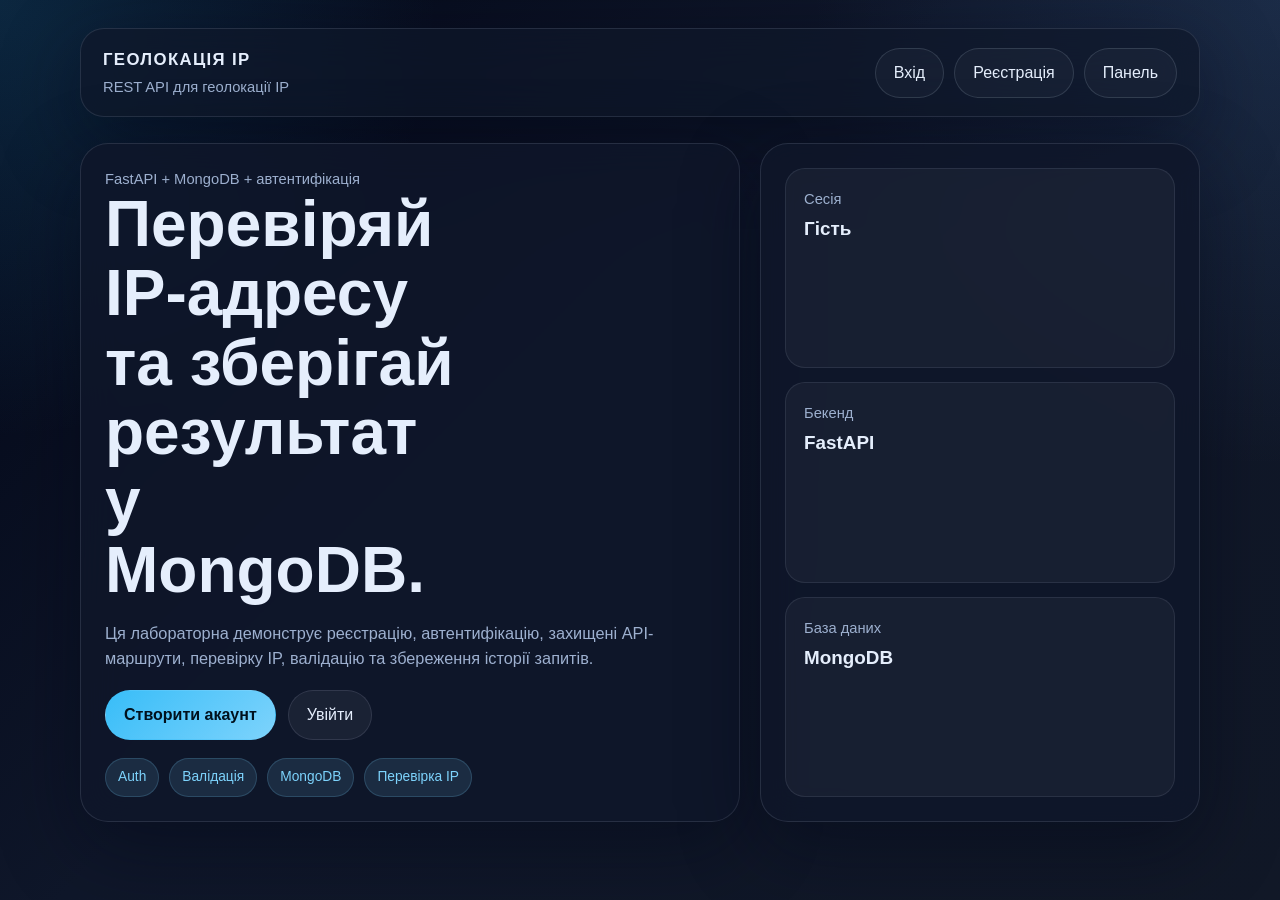
<file: frontend/index.html>
﻿<!DOCTYPE html>
<html lang="uk">
<head>
    <meta charset="UTF-8">
    <meta name="viewport" content="width=device-width, initial-scale=1.0">
    <title>Геолокація IP</title>
    <link rel="stylesheet" href="css/style.css">
</head>
<body>
    <div class="shell">
        <header class="topbar">
            <div class="brand">
                <strong>Геолокація IP</strong>
                <span>REST API для геолокації IP</span>
            </div>
            <nav class="nav">
                <a href="login.html" data-nav-guest>Вхід</a>
                <a href="register.html" data-nav-guest>Реєстрація</a>
                <a href="dashboard.html">Панель</a>
                <button class="btn btn-ghost" type="button" data-logout data-nav-auth style="display:none;">Вийти</button>
            </nav>
        </header>

        <section class="hero">
            <article class="card">
                <div class="meta">FastAPI + MongoDB + автентифікація</div>
                <h1>Перевіряй IP-адресу та зберігай результат у MongoDB.</h1>
                <p>
                    Ця лабораторна демонструє реєстрацію, автентифікацію, захищені API-маршрути,
                    перевірку IP, валідацію та збереження історії запитів.
                </p>
                <div class="hero-actions">
                    <a class="btn btn-primary" href="register.html">Створити акаунт</a>
                    <a class="btn btn-ghost" href="login.html">Увійти</a>
                </div>
                <div class="pill-row">
                    <span class="pill">Auth</span>
                    <span class="pill">Валідація</span>
                    <span class="pill">MongoDB</span>
                    <span class="pill">Перевірка IP</span>
                </div>
            </article>

            <aside class="card stats">
                <div class="stat">
                    <span class="meta">Сесія</span>
                    <b data-auth-state>Гість</b>
                </div>
                <div class="stat">
                    <span class="meta">Бекенд</span>
                    <b>FastAPI</b>
                </div>
                <div class="stat">
                    <span class="meta">База даних</span>
                    <b>MongoDB</b>
                </div>
            </aside>
        </section>
    </div>
    <script src="js/app.js" defer></script>
</body>
</html>
</file>
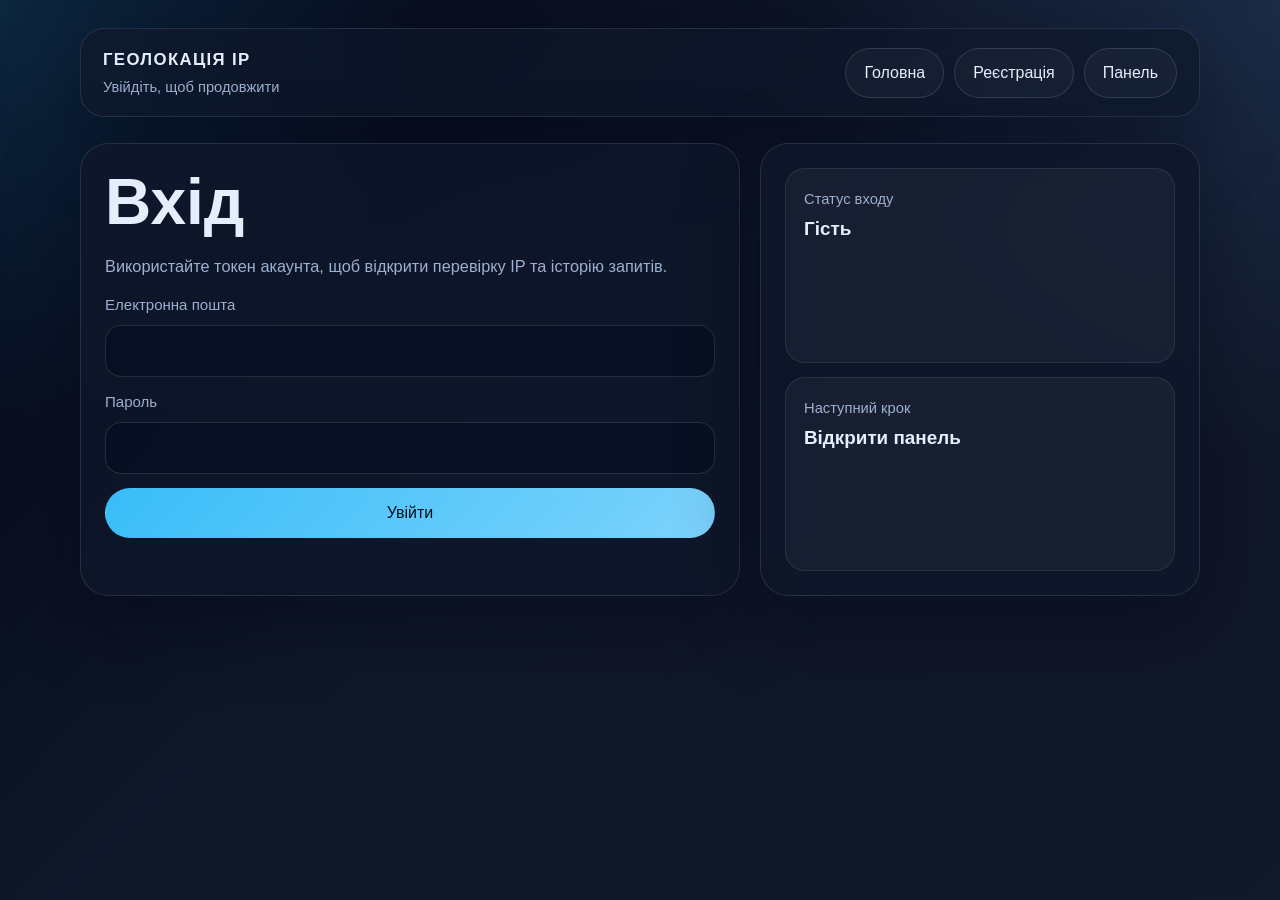
<file: frontend/dashboard.html>
﻿<!DOCTYPE html>
<html lang="uk">
<head>
    <meta charset="UTF-8">
    <meta name="viewport" content="width=device-width, initial-scale=1.0">
    <title>Панель</title>
    <link rel="stylesheet" href="css/style.css">
</head>
<body>
    <div class="shell" data-dashboard>
        <header class="topbar">
            <div class="brand">
                <strong>Геолокація IP</strong>
                <span data-auth-state>Гість</span>
            </div>
            <nav class="nav">
                <a href="index.html">Головна</a>
                <a href="register.html" data-nav-guest>Реєстрація</a>
                <a href="login.html" data-nav-guest>Вхід</a>
                <button class="btn btn-ghost" type="button" data-logout data-nav-auth>Вийти</button>
            </nav>
        </header>

        <section class="hero">
            <article class="card">
                <h1 class="section-title">Панель IP</h1>
                <p class="hint">
                    Введіть IP-адресу, щоб отримати геолокацію та автоматично зберегти запит у MongoDB.
                </p>

                <form id="lookup-form" class="form">
                    <div class="field">
                        <label for="ip_address">IP-адреса</label>
                        <input id="ip_address" name="ip_address" type="text" placeholder="8.8.8.8" required>
                    </div>
                    <button class="btn btn-primary" type="submit">Перевірити IP</button>
                    <div id="lookup-message" class="message"></div>
                </form>

                <div id="lookup-output" class="grid" style="margin-top:18px; grid-template-columns: repeat(auto-fit, minmax(180px, 1fr));"></div>
            </article>

            <aside class="card stats">
                <div class="stat">
                    <span class="meta">Email користувача</span>
                    <b data-user-email>Завантаження...</b>
                </div>
                <div class="stat">
                    <span class="meta">Роль</span>
                    <b data-user-role>-</b>
                </div>
                <div class="stat">
                    <span class="meta">Захищені маршрути</span>
                    <b>/auth/me, /ip/lookup, /ip/history</b>
                </div>
            </aside>
        </section>

        <section class="card" style="margin-top:20px;">
            <h2 class="panel-title">Історія</h2>
            <div class="table-wrap">
                <table>
                    <thead>
                        <tr>
                            <th>IP</th>
                            <th>Країна</th>
                            <th>Регіон</th>
                            <th>Місто</th>
                            <th>Часовий пояс</th>
                            <th>Час запиту</th>
                        </tr>
                    </thead>
                    <tbody id="history-body">
                        <tr><td colspan="6">Завантаження історії...</td></tr>
                    </tbody>
                </table>
            </div>
        </section>
    </div>
    <script src="js/app.js" defer></script>
</body>
</html>
</file>
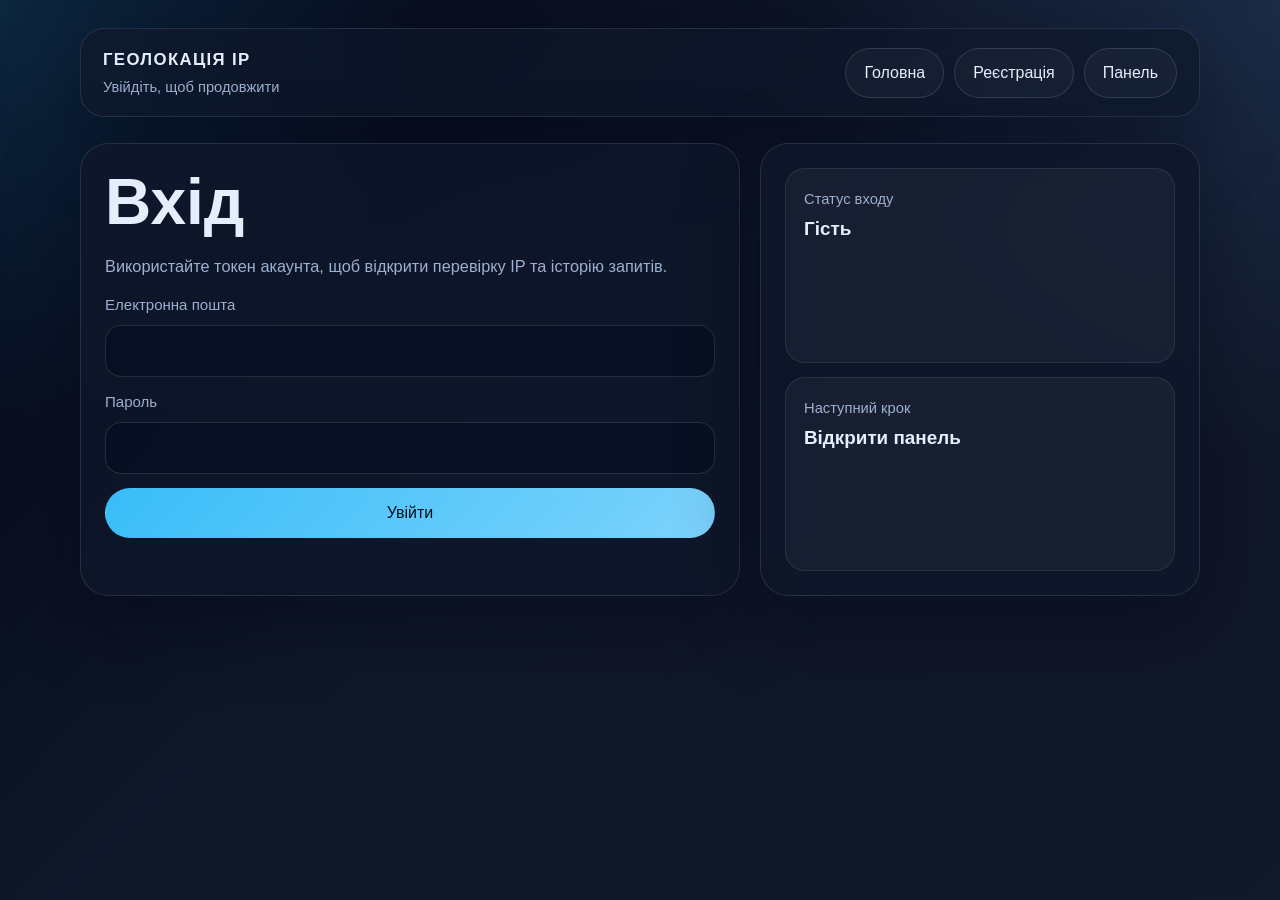
<file: frontend/history.html>
﻿<!DOCTYPE html>
<html lang="uk">
<head>
    <meta charset="UTF-8">
    <meta name="viewport" content="width=device-width, initial-scale=1.0">
    <title>Історія</title>
    <link rel="stylesheet" href="css/style.css">
</head>
<body>
    <div class="shell" data-dashboard>
        <header class="topbar">
            <div class="brand">
                <strong>Геолокація IP</strong>
                <span>Історія перевірок</span>
            </div>
            <nav class="nav">
                <a href="index.html">Головна</a>
                <a href="dashboard.html">Панель</a>
                <button class="btn btn-ghost" type="button" data-logout data-nav-auth>Вийти</button>
            </nav>
        </header>

        <section class="card" style="margin-top:26px;">
            <h1 class="section-title">Історія</h1>
            <p class="hint">Окрема сторінка для збережених перевірок IP.</p>
            <div class="table-wrap">
                <table>
                    <thead>
                        <tr>
                            <th>IP</th>
                            <th>Країна</th>
                            <th>Регіон</th>
                            <th>Місто</th>
                            <th>Часовий пояс</th>
                            <th>Час запиту</th>
                        </tr>
                    </thead>
                    <tbody id="history-body">
                        <tr><td colspan="6">Завантаження історії...</td></tr>
                    </tbody>
                </table>
            </div>
        </section>
    </div>
    <script src="js/app.js" defer></script>
</body>
</html>
</file>
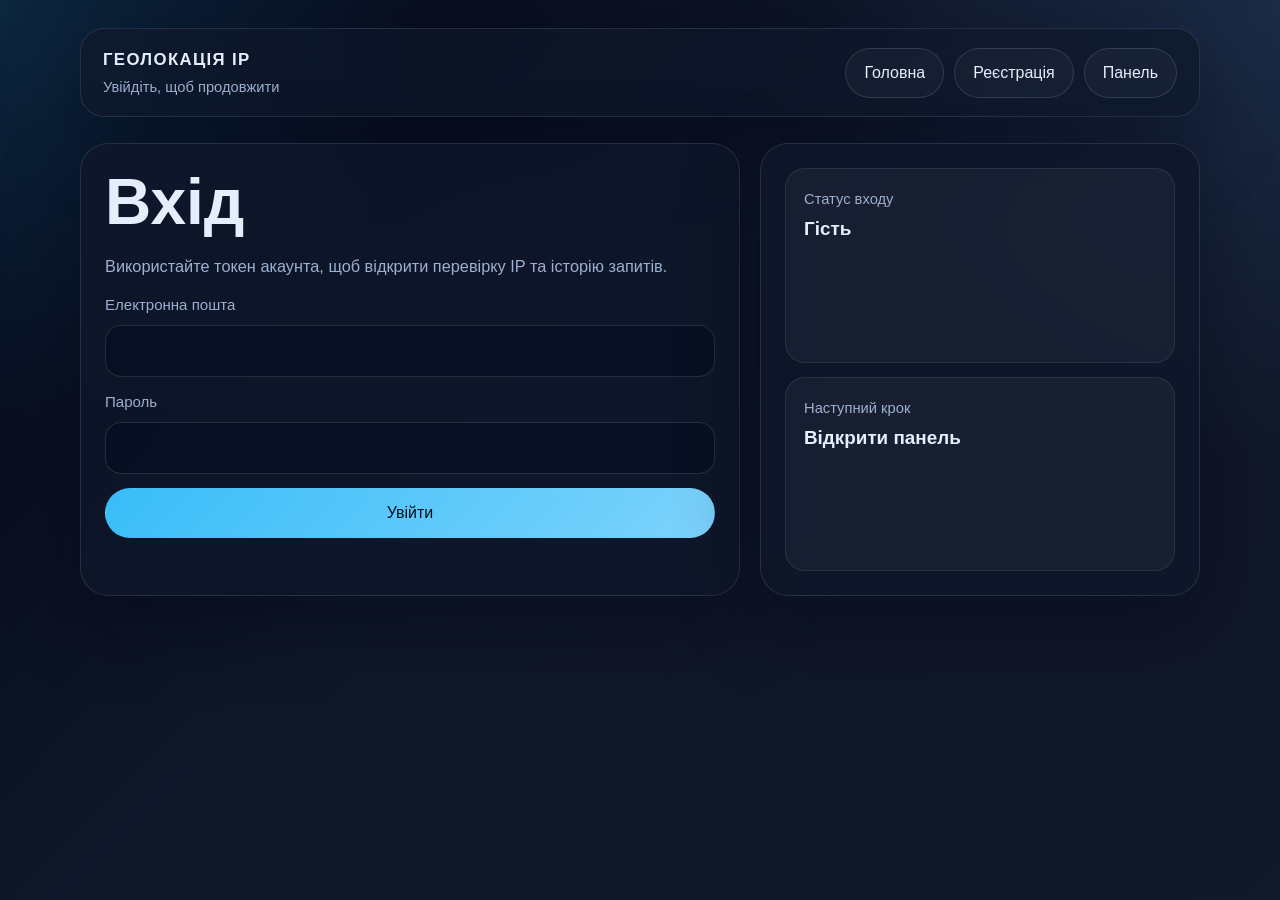
<file: frontend/login.html>
﻿<!DOCTYPE html>
<html lang="uk">
<head>
    <meta charset="UTF-8">
    <meta name="viewport" content="width=device-width, initial-scale=1.0">
    <title>Вхід</title>
    <link rel="stylesheet" href="css/style.css">
</head>
<body>
    <div class="shell">
        <header class="topbar">
            <div class="brand">
                <strong>Геолокація IP</strong>
                <span>Увійдіть, щоб продовжити</span>
            </div>
            <nav class="nav">
                <a href="index.html">Головна</a>
                <a href="register.html" data-nav-guest>Реєстрація</a>
                <a href="dashboard.html">Панель</a>
                <button class="btn btn-ghost" type="button" data-logout data-nav-auth style="display:none;">Вийти</button>
            </nav>
        </header>

        <section class="hero">
            <article class="card">
                <h1 class="section-title">Вхід</h1>
                <p class="hint">Використайте токен акаунта, щоб відкрити перевірку IP та історію запитів.</p>
                <form id="login-form" class="form">
                    <div class="field">
                        <label for="email">Електронна пошта</label>
                        <input id="email" name="email" type="email" required>
                    </div>
                    <div class="field">
                        <label for="password">Пароль</label>
                        <input id="password" name="password" type="password" required minlength="6">
                    </div>
                    <button class="btn btn-primary" type="submit">Увійти</button>
                    <div id="login-message" class="message"></div>
                </form>
            </article>

            <aside class="card stats">
                <div class="stat">
                    <span class="meta">Статус входу</span>
                    <b data-auth-state>Гість</b>
                </div>
                <div class="stat">
                    <span class="meta">Наступний крок</span>
                    <b>Відкрити панель</b>
                </div>
            </aside>
        </section>
    </div>
    <script src="js/app.js" defer></script>
</body>
</html>
</file>
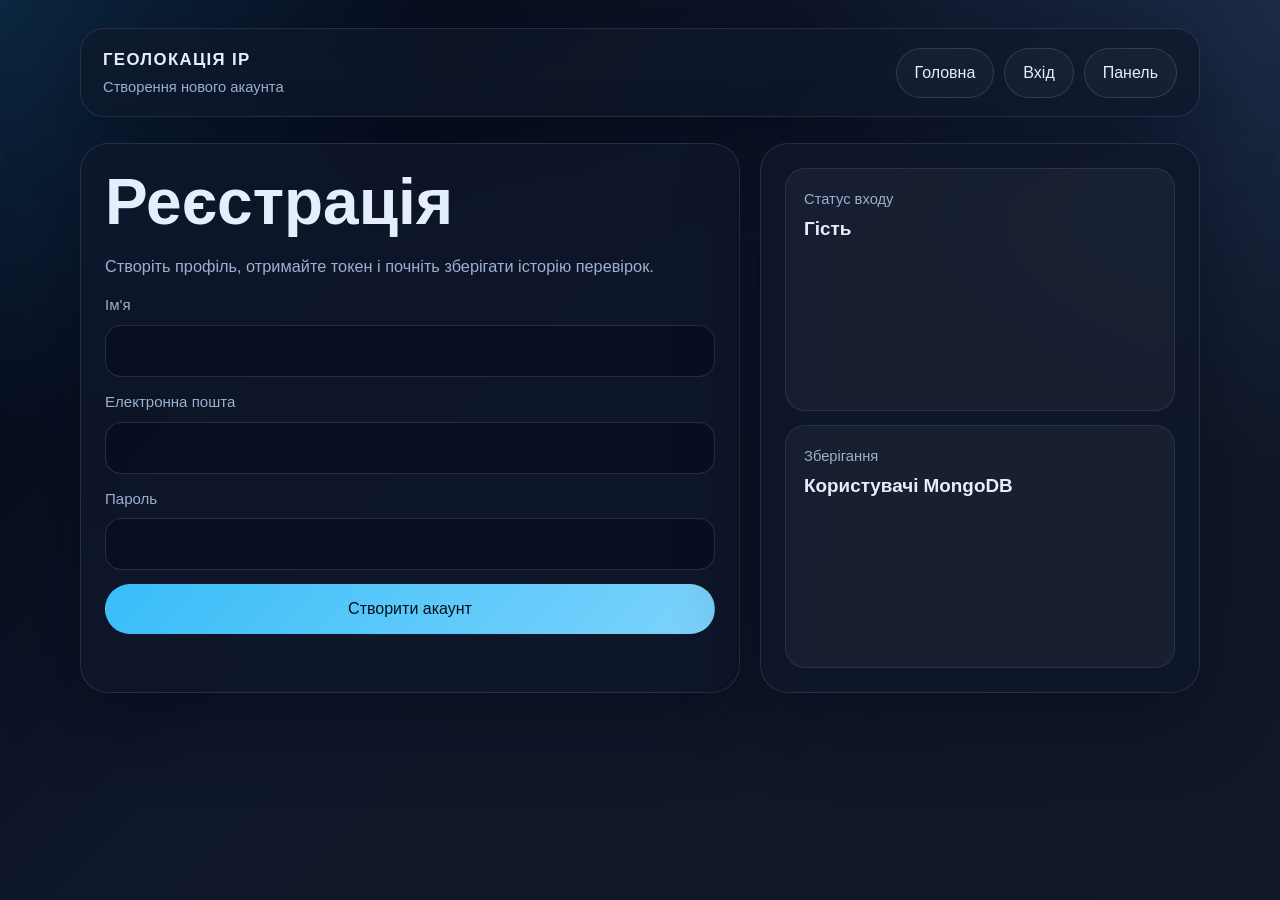
<file: frontend/register.html>
﻿<!DOCTYPE html>
<html lang="uk">
<head>
    <meta charset="UTF-8">
    <meta name="viewport" content="width=device-width, initial-scale=1.0">
    <title>Реєстрація</title>
    <link rel="stylesheet" href="css/style.css">
</head>
<body>
    <div class="shell">
        <header class="topbar">
            <div class="brand">
                <strong>Геолокація IP</strong>
                <span>Створення нового акаунта</span>
            </div>
            <nav class="nav">
                <a href="index.html">Головна</a>
                <a href="login.html" data-nav-guest>Вхід</a>
                <a href="dashboard.html">Панель</a>
                <button class="btn btn-ghost" type="button" data-logout data-nav-auth style="display:none;">Вийти</button>
            </nav>
        </header>

        <section class="hero">
            <article class="card">
                <h1 class="section-title">Реєстрація</h1>
                <p class="hint">Створіть профіль, отримайте токен і почніть зберігати історію перевірок.</p>
                <form id="register-form" class="form">
                    <div class="field">
                        <label for="name">Ім'я</label>
                        <input id="name" name="name" type="text" required minlength="2">
                    </div>
                    <div class="field">
                        <label for="email">Електронна пошта</label>
                        <input id="email" name="email" type="email" required>
                    </div>
                    <div class="field">
                        <label for="password">Пароль</label>
                        <input id="password" name="password" type="password" required minlength="6">
                    </div>
                    <button class="btn btn-primary" type="submit">Створити акаунт</button>
                    <div id="register-message" class="message"></div>
                </form>
            </article>

            <aside class="card stats">
                <div class="stat">
                    <span class="meta">Статус входу</span>
                    <b data-auth-state>Гість</b>
                </div>
                <div class="stat">
                    <span class="meta">Зберігання</span>
                    <b>Користувачі MongoDB</b>
                </div>
            </aside>
        </section>
    </div>
    <script src="js/app.js" defer></script>
</body>
</html>
</file>
<file: frontend/css/style.css>
:root {
    --bg: #0f172a;
    --bg-soft: #111c36;
    --panel: rgba(15, 23, 42, 0.82);
    --panel-border: rgba(148, 163, 184, 0.18);
    --text: #e5eefc;
    --muted: #9db0cf;
    --accent: #7dd3fc;
    --accent-strong: #38bdf8;
    --danger: #fb7185;
    --success: #34d399;
    --shadow: 0 24px 80px rgba(2, 6, 23, 0.45);
}

* {
    box-sizing: border-box;
}

html, body {
    margin: 0;
    min-height: 100%;
}

body {
    font-family: "Trebuchet MS", "Lucida Sans Unicode", "Lucida Grande", sans-serif;
    color: var(--text);
    background:
        radial-gradient(circle at top left, rgba(56, 189, 248, 0.18), transparent 28%),
        radial-gradient(circle at top right, rgba(96, 165, 250, 0.14), transparent 30%),
        linear-gradient(135deg, #020617 0%, #0f172a 44%, #111827 100%);
    line-height: 1.5;
}

a {
    color: inherit;
    text-decoration: none;
}

.shell {
    width: min(1120px, calc(100% - 32px));
    margin: 0 auto;
    padding: 28px 0 48px;
}

.topbar {
    display: flex;
    align-items: center;
    justify-content: space-between;
    gap: 16px;
    padding: 18px 22px;
    border: 1px solid var(--panel-border);
    border-radius: 24px;
    background: rgba(15, 23, 42, 0.7);
    backdrop-filter: blur(20px);
    box-shadow: var(--shadow);
}

.brand {
    display: flex;
    flex-direction: column;
    gap: 4px;
}

.brand strong {
    font-size: 1.05rem;
    letter-spacing: 0.08em;
    text-transform: uppercase;
}

.brand span,
.meta,
.hint {
    color: var(--muted);
    font-size: 0.92rem;
}

.nav {
    display: flex;
    flex-wrap: wrap;
    gap: 10px;
}

.nav a,
.btn,
button.btn {
    border: 1px solid transparent;
    border-radius: 999px;
    padding: 12px 18px;
    font: inherit;
    cursor: pointer;
    transition: transform 0.18s ease, border-color 0.18s ease, background 0.18s ease;
}

.nav a {
    border-color: rgba(148, 163, 184, 0.22);
    background: rgba(255, 255, 255, 0.03);
}

.nav a:hover,
.btn:hover,
button.btn:hover {
    transform: translateY(-1px);
}

.btn-primary {
    background: linear-gradient(135deg, var(--accent-strong), var(--accent));
    color: #00111d;
    font-weight: 700;
}

.btn-ghost {
    background: rgba(255, 255, 255, 0.05);
    border-color: rgba(148, 163, 184, 0.18);
    color: var(--text);
}

.hero,
.grid,
.stack {
    display: grid;
    gap: 20px;
}

.hero {
    grid-template-columns: 1.35fr 0.9fr;
    margin-top: 26px;
}

.card {
    border: 1px solid var(--panel-border);
    border-radius: 28px;
    background: var(--panel);
    backdrop-filter: blur(18px);
    box-shadow: var(--shadow);
    padding: 24px;
}

.hero h1,
.section-title {
    margin: 0;
    line-height: 1.08;
}

.hero h1 {
    font-size: clamp(2.4rem, 5vw, 4.6rem);
    max-width: 10ch;
}

.hero p {
    color: var(--muted);
    font-size: 1.02rem;
    max-width: 62ch;
}

.hero-actions {
    display: flex;
    flex-wrap: wrap;
    gap: 12px;
    margin-top: 20px;
}

.pill-row {
    display: flex;
    flex-wrap: wrap;
    gap: 10px;
    margin-top: 18px;
}

.pill {
    padding: 8px 12px;
    border-radius: 999px;
    background: rgba(125, 211, 252, 0.12);
    color: var(--accent);
    border: 1px solid rgba(125, 211, 252, 0.18);
    font-size: 0.86rem;
}

.panel-title {
    margin: 0 0 10px;
    font-size: 1.15rem;
}

.form {
    display: grid;
    gap: 14px;
}

.field {
    display: grid;
    gap: 8px;
}

.field label {
    font-size: 0.94rem;
    color: var(--muted);
}

.field input,
.field textarea,
.field select {
    width: 100%;
    border: 1px solid rgba(148, 163, 184, 0.2);
    border-radius: 16px;
    background: rgba(2, 6, 23, 0.35);
    color: var(--text);
    padding: 13px 14px;
    font: inherit;
    outline: none;
}

.field input:focus,
.field textarea:focus {
    border-color: rgba(125, 211, 252, 0.56);
    box-shadow: 0 0 0 3px rgba(56, 189, 248, 0.12);
}

.message {
    min-height: 1.3em;
    font-size: 0.95rem;
}

.message.ok {
    color: var(--success);
}

.message.error {
    color: var(--danger);
}

.stats {
    display: grid;
    gap: 14px;
}

.stat {
    padding: 18px;
    border-radius: 20px;
    background: rgba(255, 255, 255, 0.04);
    border: 1px solid rgba(148, 163, 184, 0.14);
}

.stat b {
    display: block;
    font-size: 1.18rem;
    margin-top: 4px;
}

.table-wrap {
    overflow-x: auto;
}

table {
    width: 100%;
    border-collapse: collapse;
    min-width: 760px;
}

th, td {
    text-align: left;
    padding: 12px 10px;
    border-bottom: 1px solid rgba(148, 163, 184, 0.15);
    vertical-align: top;
}

th {
    color: var(--muted);
    font-size: 0.9rem;
    font-weight: 600;
}

.footer-note {
    margin-top: 18px;
    color: var(--muted);
    font-size: 0.92rem;
}

@media (max-width: 900px) {
    .hero {
        grid-template-columns: 1fr;
    }

    .topbar {
        flex-direction: column;
        align-items: flex-start;
    }
}
</file>
